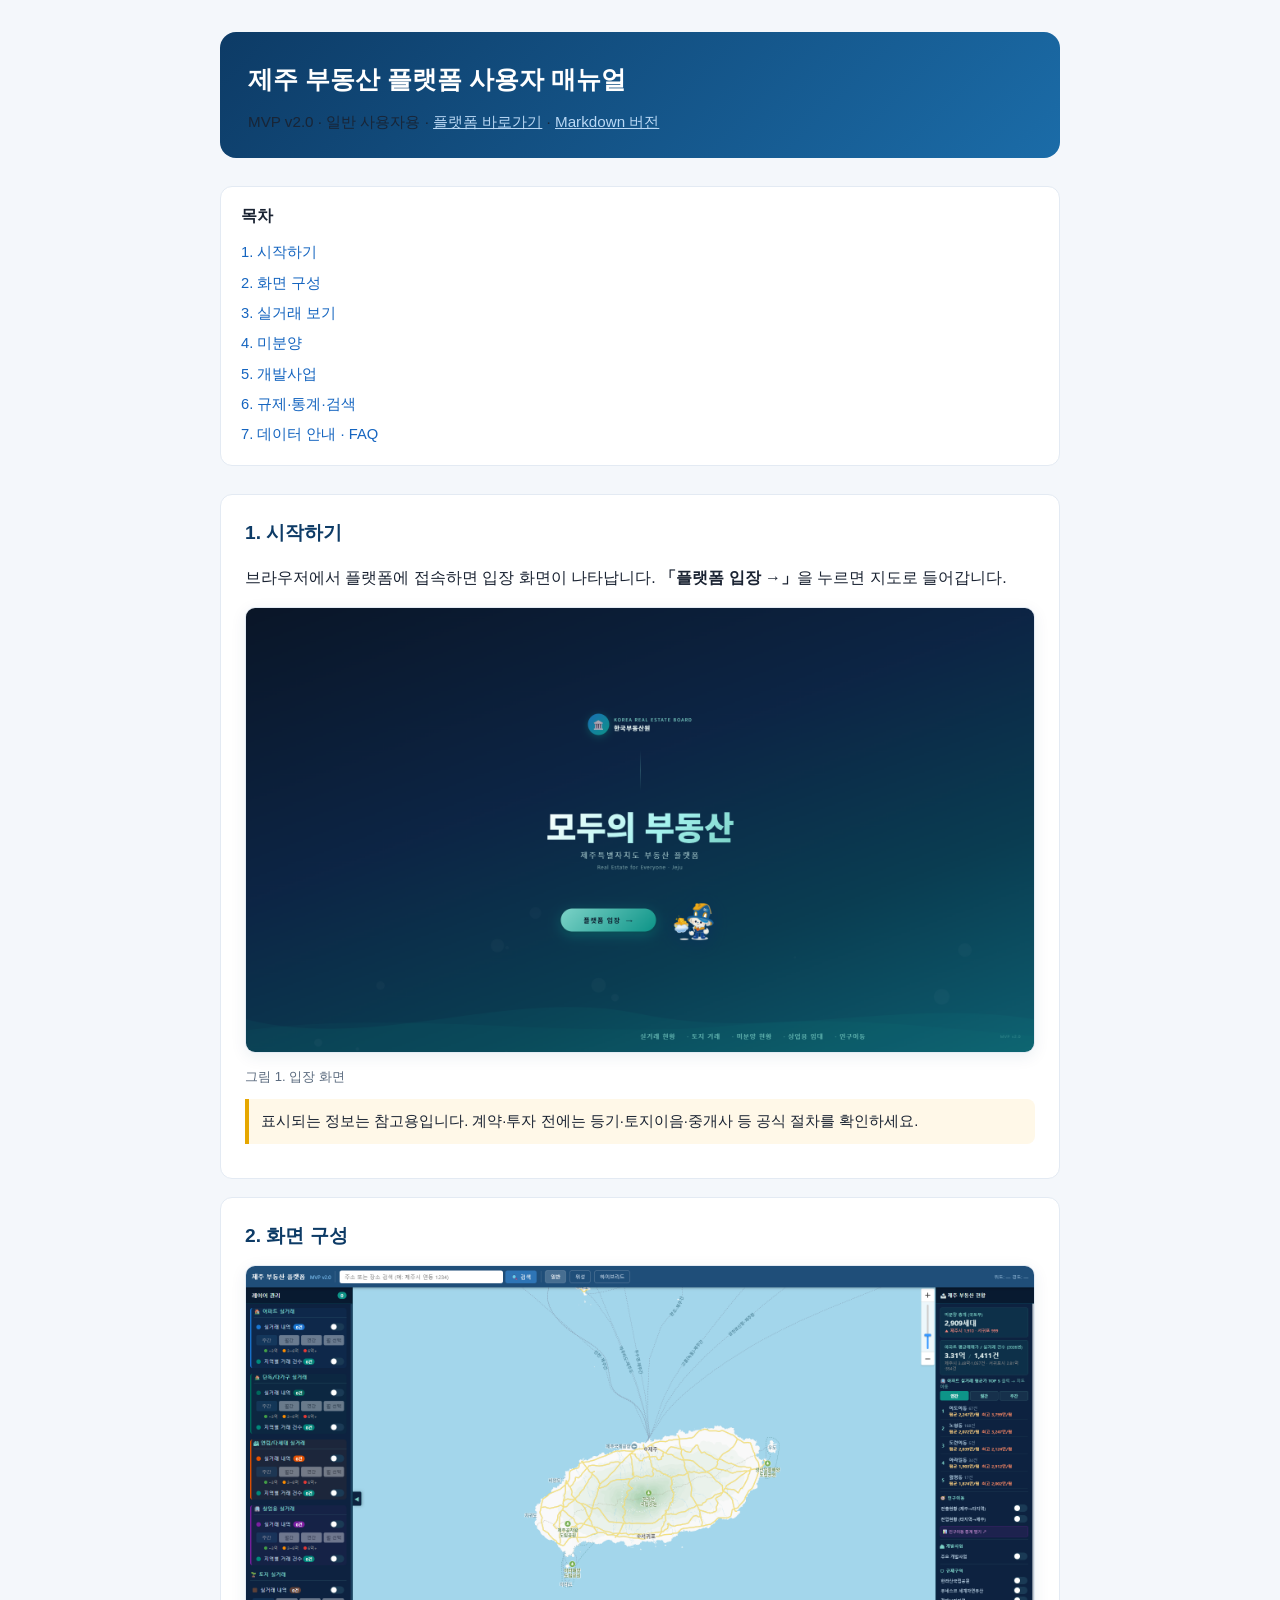
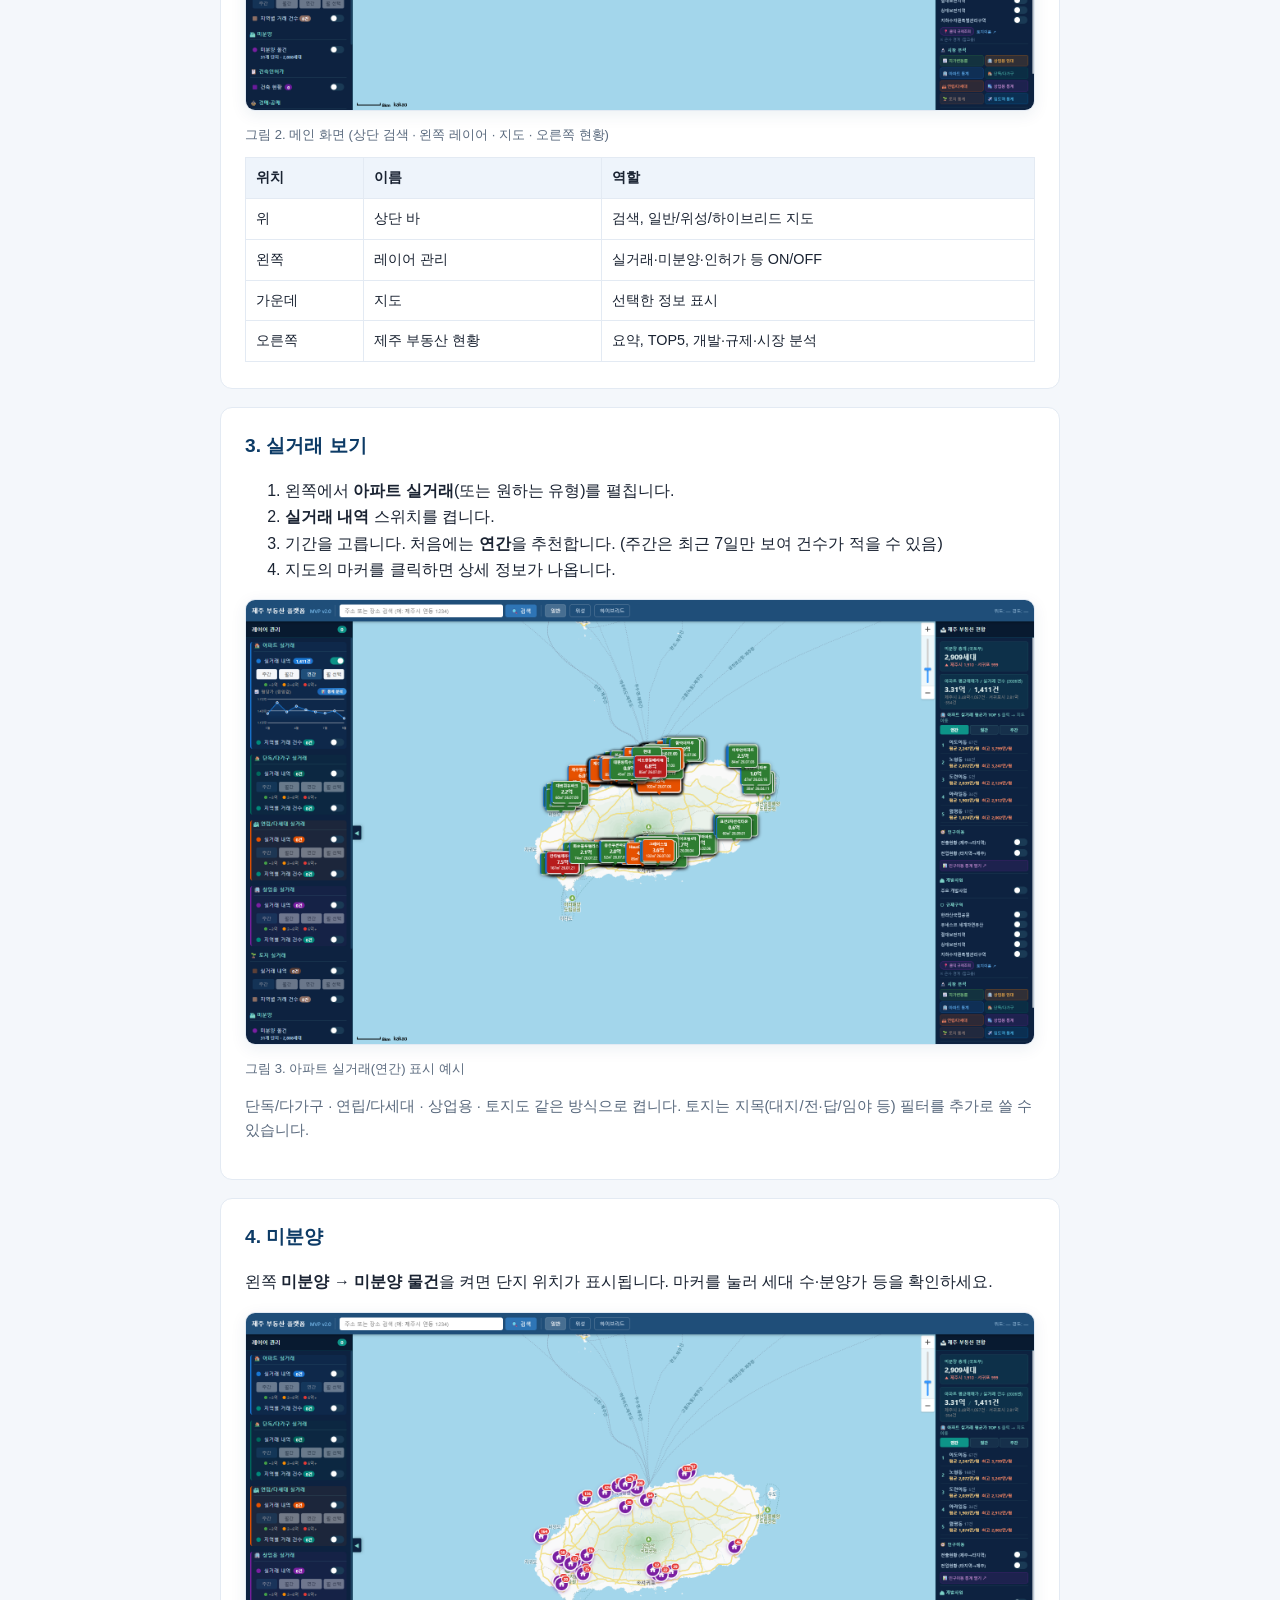
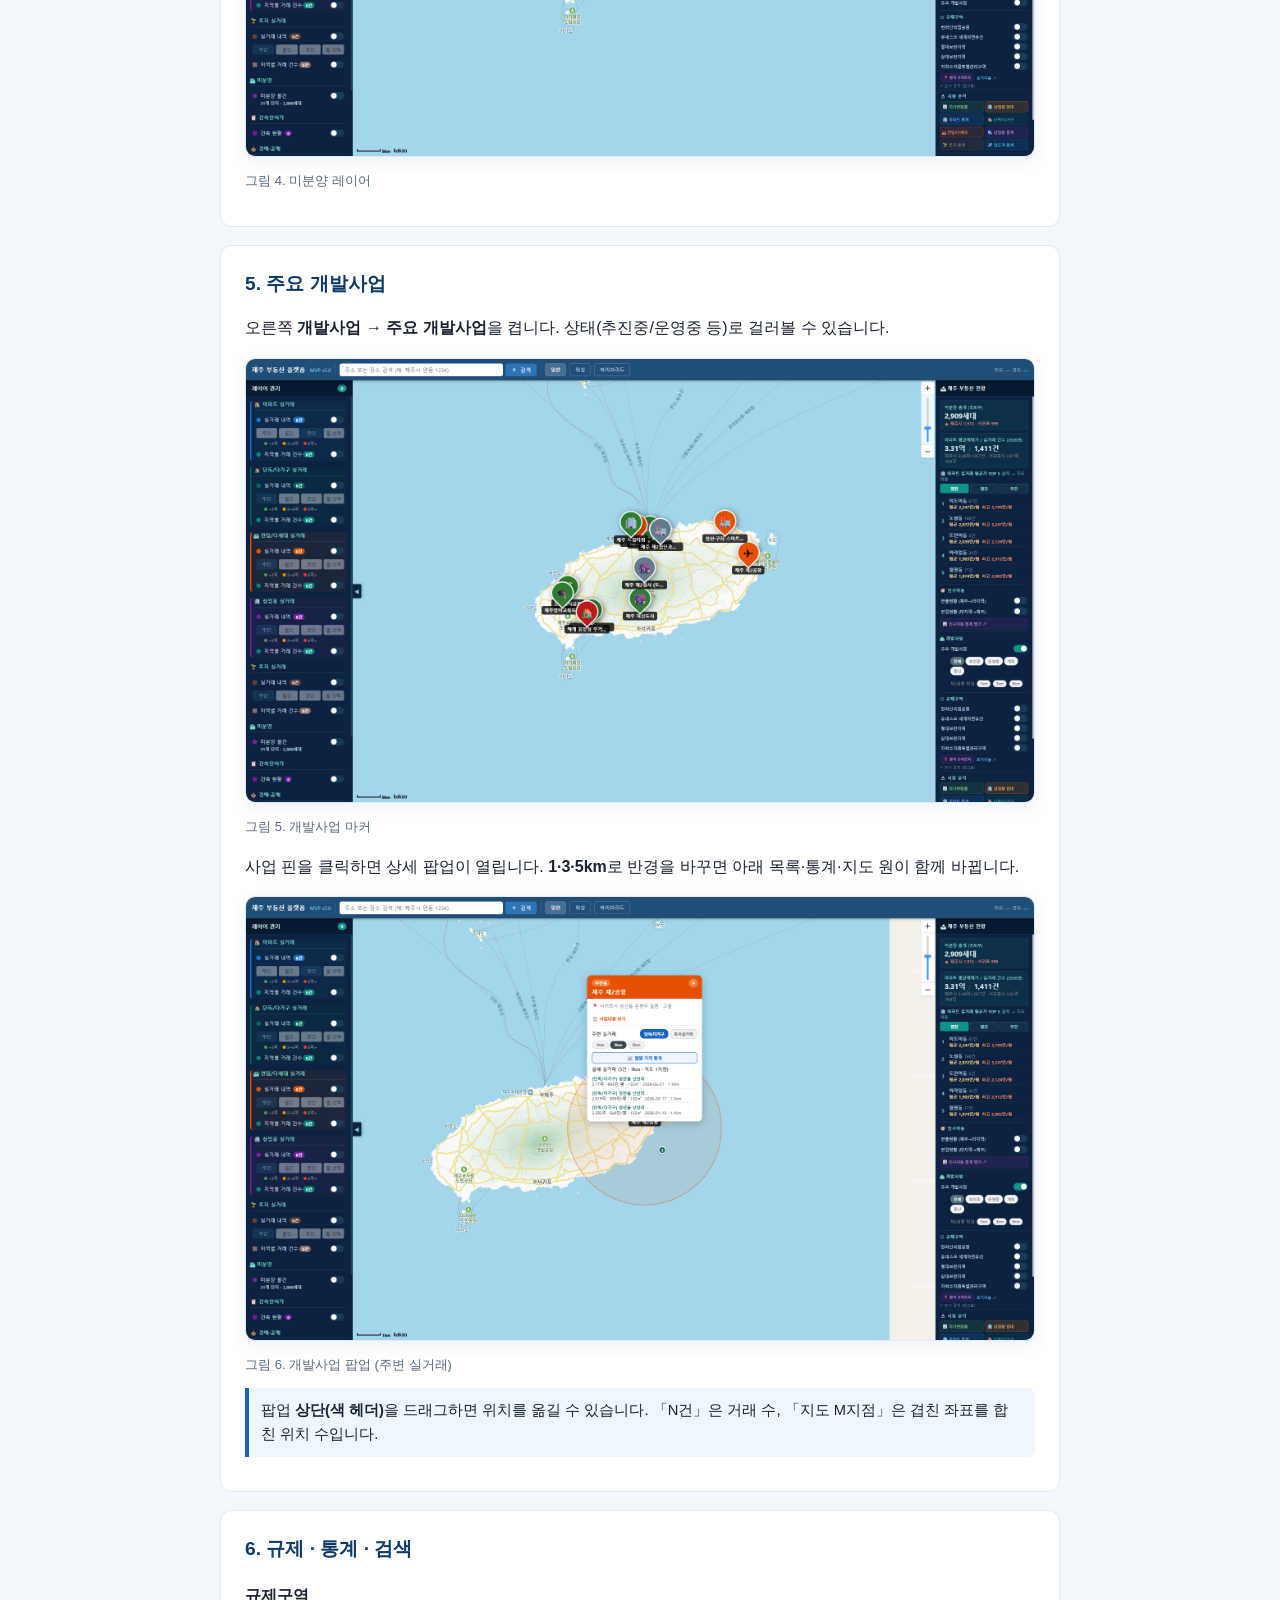
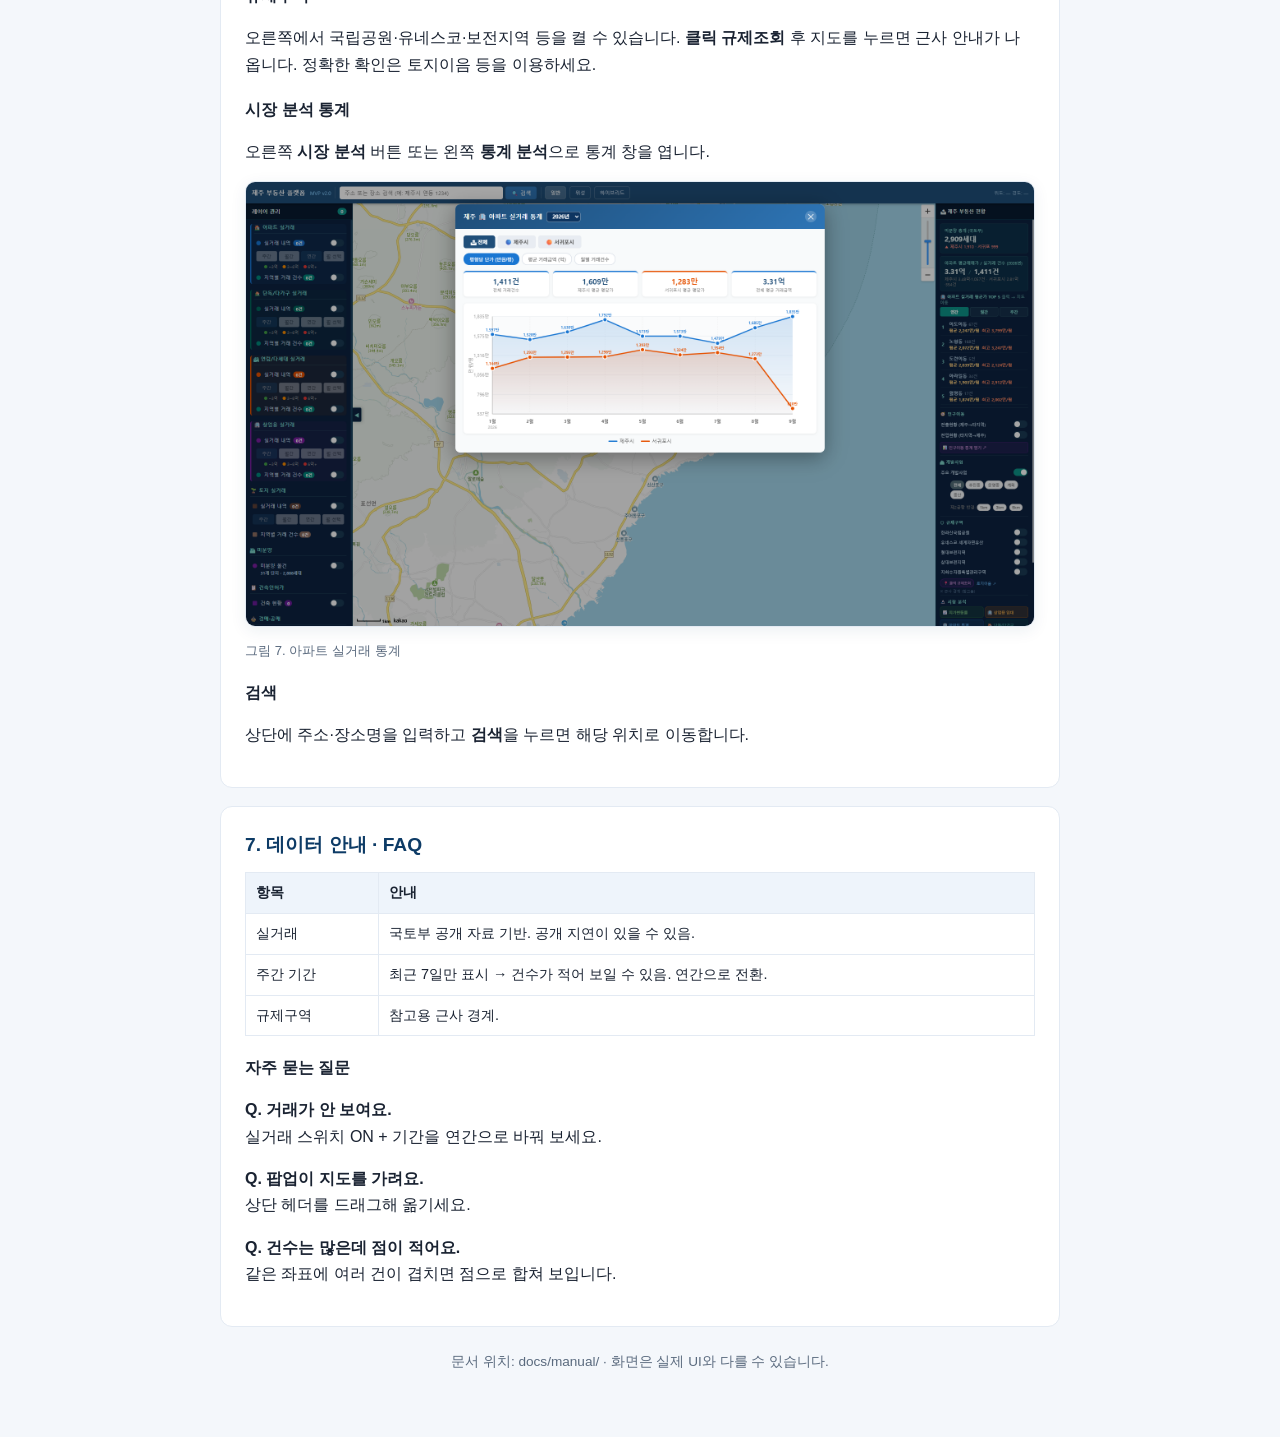
<file: docs/manual/index.html>
<!DOCTYPE html>
<html lang="ko">
<head>
  <meta charset="UTF-8" />
  <meta name="viewport" content="width=device-width, initial-scale=1" />
  <title>제주 부동산 플랫폼 사용자 매뉴얼</title>
  <style>
    :root {
      --bg: #f4f7fb;
      --card: #fff;
      --text: #1a2332;
      --muted: #5a6a7e;
      --accent: #1565C0;
      --line: #e3eaf3;
    }
    * { box-sizing: border-box; }
    body {
      margin: 0;
      font-family: "Pretendard", "Noto Sans KR", "Apple SD Gothic Neo", sans-serif;
      background: var(--bg);
      color: var(--text);
      line-height: 1.65;
    }
    .wrap { max-width: 880px; margin: 0 auto; padding: 32px 20px 64px; }
    header.hero {
      background: linear-gradient(135deg, #0d3b66, #1b6ca8);
      color: #fff;
      border-radius: 16px;
      padding: 28px 28px 24px;
      margin-bottom: 28px;
    }
    header.hero h1 { margin: 0 0 8px; font-size: 1.55rem; }
    header.hero p { margin: 0; opacity: .92; font-size: .95rem; }
    header.hero a { color: #c8e4ff; }
    nav.toc {
      background: var(--card);
      border: 1px solid var(--line);
      border-radius: 12px;
      padding: 16px 20px;
      margin-bottom: 28px;
    }
    nav.toc strong { display: block; margin-bottom: 8px; }
    nav.toc a { color: var(--accent); text-decoration: none; display: block; padding: 3px 0; font-size: .92rem; }
    nav.toc a:hover { text-decoration: underline; }
    section {
      background: var(--card);
      border: 1px solid var(--line);
      border-radius: 12px;
      padding: 22px 24px;
      margin-bottom: 18px;
    }
    h2 { margin: 0 0 12px; font-size: 1.2rem; color: #0d3b66; }
    h3 { margin: 18px 0 8px; font-size: 1.02rem; }
    p, li { color: var(--text); }
    .muted { color: var(--muted); font-size: .92rem; }
    .shot {
      margin: 14px 0 6px;
      border-radius: 10px;
      overflow: hidden;
      border: 1px solid var(--line);
      box-shadow: 0 4px 16px rgba(13,59,102,.08);
    }
    .shot img { display: block; width: 100%; height: auto; }
    .caption { font-size: .82rem; color: var(--muted); margin-bottom: 12px; }
    table { width: 100%; border-collapse: collapse; font-size: .9rem; margin: 10px 0 4px; }
    th, td { border: 1px solid var(--line); padding: 8px 10px; text-align: left; vertical-align: top; }
    th { background: #eef4fb; }
    .tip {
      background: #eef7ff;
      border-left: 4px solid var(--accent);
      padding: 10px 12px;
      border-radius: 0 8px 8px 0;
      font-size: .92rem;
      margin: 12px 0;
    }
    .warn {
      background: #fff8e8;
      border-left: 4px solid #e6a700;
      padding: 10px 12px;
      border-radius: 0 8px 8px 0;
      font-size: .92rem;
      margin: 12px 0;
    }
    footer { text-align: center; color: var(--muted); font-size: .85rem; margin-top: 24px; }
  </style>
</head>
<body>
  <div class="wrap">
    <header class="hero">
      <h1>제주 부동산 플랫폼 사용자 매뉴얼</h1>
      <p>MVP v2.0 · 일반 사용자용 ·
        <a href="https://rekaber.github.io/jeju-platform/" target="_blank" rel="noopener">플랫폼 바로가기</a>
        · <a href="./사용자매뉴얼.md">Markdown 버전</a>
      </p>
    </header>

    <nav class="toc">
      <strong>목차</strong>
      <a href="#s1">1. 시작하기</a>
      <a href="#s2">2. 화면 구성</a>
      <a href="#s3">3. 실거래 보기</a>
      <a href="#s4">4. 미분양</a>
      <a href="#s5">5. 개발사업</a>
      <a href="#s6">6. 규제·통계·검색</a>
      <a href="#s7">7. 데이터 안내 · FAQ</a>
    </nav>

    <section id="s1">
      <h2>1. 시작하기</h2>
      <p>브라우저에서 플랫폼에 접속하면 입장 화면이 나타납니다. <strong>「플랫폼 입장 →」</strong>을 누르면 지도로 들어갑니다.</p>
      <div class="shot"><img src="images/01-intro.png" alt="입장 화면" /></div>
      <p class="caption">그림 1. 입장 화면</p>
      <div class="warn">표시되는 정보는 참고용입니다. 계약·투자 전에는 등기·토지이음·중개사 등 공식 절차를 확인하세요.</div>
    </section>

    <section id="s2">
      <h2>2. 화면 구성</h2>
      <div class="shot"><img src="images/02-main.png" alt="메인 화면" /></div>
      <p class="caption">그림 2. 메인 화면 (상단 검색 · 왼쪽 레이어 · 지도 · 오른쪽 현황)</p>
      <table>
        <tr><th>위치</th><th>이름</th><th>역할</th></tr>
        <tr><td>위</td><td>상단 바</td><td>검색, 일반/위성/하이브리드 지도</td></tr>
        <tr><td>왼쪽</td><td>레이어 관리</td><td>실거래·미분양·인허가 등 ON/OFF</td></tr>
        <tr><td>가운데</td><td>지도</td><td>선택한 정보 표시</td></tr>
        <tr><td>오른쪽</td><td>제주 부동산 현황</td><td>요약, TOP5, 개발·규제·시장 분석</td></tr>
      </table>
    </section>

    <section id="s3">
      <h2>3. 실거래 보기</h2>
      <ol>
        <li>왼쪽에서 <strong>아파트 실거래</strong>(또는 원하는 유형)를 펼칩니다.</li>
        <li><strong>실거래 내역</strong> 스위치를 켭니다.</li>
        <li>기간을 고릅니다. 처음에는 <strong>연간</strong>을 추천합니다. (주간은 최근 7일만 보여 건수가 적을 수 있음)</li>
        <li>지도의 마커를 클릭하면 상세 정보가 나옵니다.</li>
      </ol>
      <div class="shot"><img src="images/03-apt-trades.png" alt="아파트 실거래" /></div>
      <p class="caption">그림 3. 아파트 실거래(연간) 표시 예시</p>
      <p class="muted">단독/다가구 · 연립/다세대 · 상업용 · 토지도 같은 방식으로 켭니다. 토지는 지목(대지/전·답/임야 등) 필터를 추가로 쓸 수 있습니다.</p>
    </section>

    <section id="s4">
      <h2>4. 미분양</h2>
      <p>왼쪽 <strong>미분양 → 미분양 물건</strong>을 켜면 단지 위치가 표시됩니다. 마커를 눌러 세대 수·분양가 등을 확인하세요.</p>
      <div class="shot"><img src="images/04-unsold.png" alt="미분양" /></div>
      <p class="caption">그림 4. 미분양 레이어</p>
    </section>

    <section id="s5">
      <h2>5. 주요 개발사업</h2>
      <p>오른쪽 <strong>개발사업 → 주요 개발사업</strong>을 켭니다. 상태(추진중/운영중 등)로 걸러볼 수 있습니다.</p>
      <div class="shot"><img src="images/05-dev-projects.png" alt="개발사업" /></div>
      <p class="caption">그림 5. 개발사업 마커</p>
      <p>사업 핀을 클릭하면 상세 팝업이 열립니다. <strong>1·3·5km</strong>로 반경을 바꾸면 아래 목록·통계·지도 원이 함께 바뀝니다.</p>
      <div class="shot"><img src="images/06-dev-popup.png" alt="개발사업 팝업" /></div>
      <p class="caption">그림 6. 개발사업 팝업 (주변 실거래)</p>
      <div class="tip">팝업 <strong>상단(색 헤더)</strong>을 드래그하면 위치를 옮길 수 있습니다. 「N건」은 거래 수, 「지도 M지점」은 겹친 좌표를 합친 위치 수입니다.</div>
    </section>

    <section id="s6">
      <h2>6. 규제 · 통계 · 검색</h2>
      <h3>규제구역</h3>
      <p>오른쪽에서 국립공원·유네스코·보전지역 등을 켤 수 있습니다. <strong>클릭 규제조회</strong> 후 지도를 누르면 근사 안내가 나옵니다. 정확한 확인은 토지이음 등을 이용하세요.</p>
      <h3>시장 분석 통계</h3>
      <p>오른쪽 <strong>시장 분석</strong> 버튼 또는 왼쪽 <strong>통계 분석</strong>으로 통계 창을 엽니다.</p>
      <div class="shot"><img src="images/07-stats.png" alt="실거래 통계" /></div>
      <p class="caption">그림 7. 아파트 실거래 통계</p>
      <h3>검색</h3>
      <p>상단에 주소·장소명을 입력하고 <strong>검색</strong>을 누르면 해당 위치로 이동합니다.</p>
    </section>

    <section id="s7">
      <h2>7. 데이터 안내 · FAQ</h2>
      <table>
        <tr><th>항목</th><th>안내</th></tr>
        <tr><td>실거래</td><td>국토부 공개 자료 기반. 공개 지연이 있을 수 있음.</td></tr>
        <tr><td>주간 기간</td><td>최근 7일만 표시 → 건수가 적어 보일 수 있음. 연간으로 전환.</td></tr>
        <tr><td>규제구역</td><td>참고용 근사 경계.</td></tr>
      </table>
      <h3>자주 묻는 질문</h3>
      <p><strong>Q. 거래가 안 보여요.</strong><br/>실거래 스위치 ON + 기간을 연간으로 바꿔 보세요.</p>
      <p><strong>Q. 팝업이 지도를 가려요.</strong><br/>상단 헤더를 드래그해 옮기세요.</p>
      <p><strong>Q. 건수는 많은데 점이 적어요.</strong><br/>같은 좌표에 여러 건이 겹치면 점으로 합쳐 보입니다.</p>
    </section>

    <footer>
      문서 위치: docs/manual/ · 화면은 실제 UI와 다를 수 있습니다.
    </footer>
  </div>
</body>
</html>
</file>
